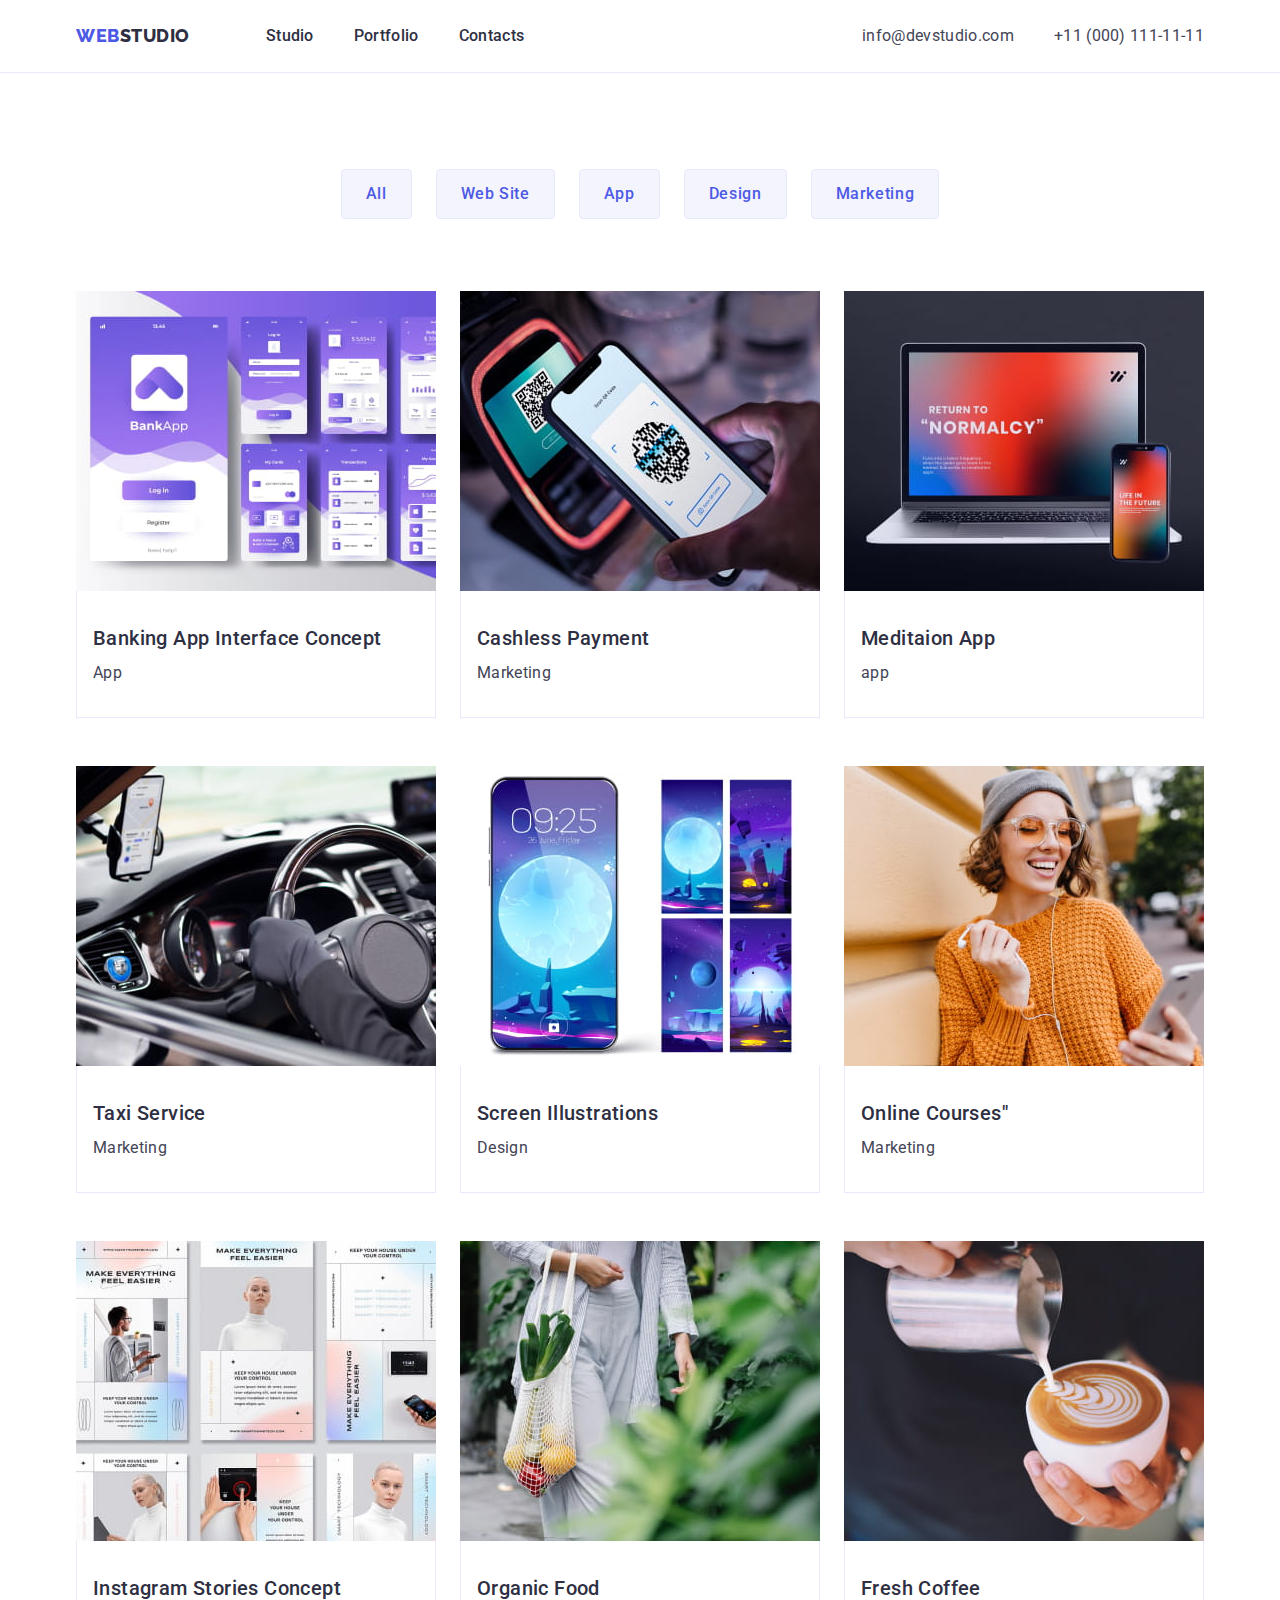
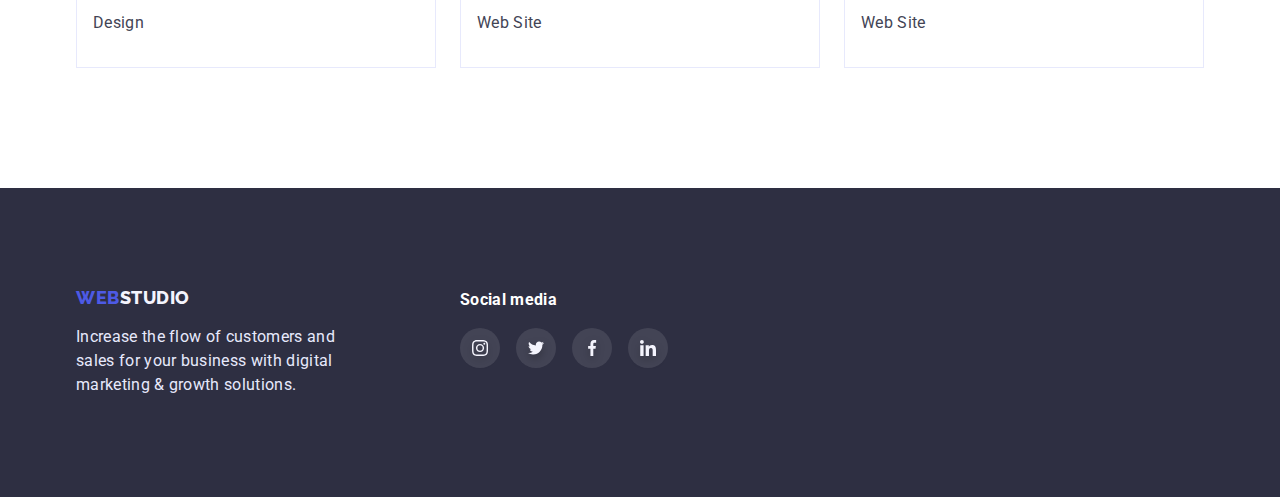
<file: portfolio.html>
<!DOCTYPE html>
<html lang="en">
<head>
    <meta charset="UTF-8">
    <meta http-equiv="X-UA-Compatible" content="IE=edge">
    <meta name="viewport" content="width=device-width, initial-scale=1.0">
    <title>Студія</title>
    <link rel="stylesheet" href="https://cdnjs.cloudflare.com/ajax/libs/modern-normalize/1.1.0/modern-normalize.min.css">

    <link rel="preconnect" href="https://fonts.googleapis.com">
<link rel="preconnect" href="https://fonts.gstatic.com" crossorigin>
<link href="https://fonts.googleapis.com/css2?family=Raleway:wght@800&family=Roboto:wght@400;500;700;900&display=swap" rel="stylesheet">
<link rel="stylesheet" href="./css/styles.css">

</head>
<body>
    <header class="page-header">
        <div class="container head-main">
        <nav class="header-nav">
       <a href="./index.html" class="logo"><span class="web-logo">Web</span>Studio</a>
        <ul class="site-nav">
            <li class="item"><a href="./index.html" class="current padding-a">Studio</a></li>
            <li class="item"><a href="./portfolio.html" class="padding-a" >Portfolio</a></li>
            <li class="item"><a href="" class="padding-a">Contacts</a></li>
        </ul>
        </nav>
    
        <address >
            
            <ul class="site-address">
            <li class="item"><a href="mailto:info@devstudio.com" class="mail">info@devstudio.com</a></li>
            <li class="item"><a href="tel:+110001111111" class="tel">+11 (000) 111-11-11</a></li>
            </ul>
        
        </address>
    </div>
    </header>
<main>

<section class="main-filters">
<div class="container">
<h1 class="visually-hidden">Filters</h1>
    <ul class="filter-buttons">
        <li class="btn-padding"><button type="button">All</button> </li>
        <li class="btn-padding"><button type="button">Web Site</button></li>
        <li class="btn-padding"><button type="button">App</button></li>
        <li class="btn-padding"><button type="button">Design</button></li>
        <li class="btn-padding"><button type="button">Marketing</button></li>
    </ul>

    <ul class="examples-list">
        <li class="examples-card">
            <a class="examples-link" href="">
             <img class="img" src="./images/bankingappinterface.jpg" alt="Banking App Interface Concept" width="360" height="300">
        <div class="photo-comment">
            <h2>Banking App Interface Concept</h2>
        <p>App</p>
    </div></a>
        </li>

        <li class="examples-card">
            <a class="examples-link" href="">
             <img class="img" src="./images/cashlesspayment.jpg" alt="Cashless Payment" width="360" height="300">
            <div class="photo-comment">
            <h2>Cashless Payment</h2>
        <p>Marketing</p>
    </div></a>
        </li>

        <li class="examples-card">
            <a class="examples-link" href="">
             <img class="img" src="./images/meditaionapp.jpg" alt="Meditaion App" width="360" height="300">
            <div class="photo-comment">
            <h2>Meditaion App</h2>
            <p>app</p>
        </div></a>
        </li>

        <li class="examples-card">
            <a class="examples-link" href="">
             <img class="img" src="./images/taxiservice.jpg" alt="Taxi Service" width="360" height="300">
            <div class="photo-comment">
            <h2>Taxi Service</h2>
        <p>Marketing</p>
    </div></a>
        </li>

        <li class="examples-card">
            <a class="examples-link" href="">
             <img class="img" src="./images/screenillustrations.jpg" alt="Screen Illustrations" width="360" height="300">
            <div class="photo-comment">
            <h2>Screen Illustrations</h2>
        <p>Design</p>
    </div></a>
        </li>

        <li class="examples-card">
            <a class="examples-link" href="">
             <img class="img" src="./images/girlwithphone.jpg" alt="Online Courses" width="360" height="300">
            <div class="photo-comment">
            <h2>Online Courses"</h2>
        <p>Marketing</p>
    </div></a>
        </li>

        <li class="examples-card">
            <a class="examples-link" href="">
             <img class="img" src="./images/instagramstoriesconcept.jpg" alt="Instagram Stories Concept" width="360" height="300">
            <div class="photo-comment">
            <h2>Instagram Stories Concept</h2>
        <p>Design</p>
    </div></a>
        </li>

        <li class="examples-card">
            <a class="examples-link" href="">
             <img class="img" src="./images/organicfood.jpg" alt="Organic Food" width="360" height="300">
            <div class="photo-comment">
            <h2>Organic Food</h2>
        <p>Web Site</p>
    </div></a>
        </li>

        <li class="examples-card">
            <a class="examples-link" href="">
             <img class="img" src="./images/freshcoffee.jpg" alt="Fresh Coffee" width="360" height="300">
            <div class="photo-comment">
            <h2>Fresh Coffee</h2>
        <p>Web Site</p>
    </div></a>
        </li>
    </ul>
</div>
</section>
</main>
<footer class="footer">

    <div class="container">
    
    <div class="footer-main">
    
    <div class="footer-flex">
        <a  href="./index.html">Web<span class="footer-logo-studio">Studio</span></a>
     <p class="footer-text">Increase the flow of customers and sales for your business with digital marketing & growth solutions.</p>
    </div>
    
     <div class="social-media">
        <h2 class="social-media-title">Social media</h2>
    <ul class="social-list-footer">
        <li class="social-icons-footer">
            <a href="">
            <svg class="social-pictures-footer">
            <use href="./images/icons.svg#icon-instagram"></use>
        </svg>
        </a>
        </li>
        <li class="social-icons-footer">
            <a href="">
            <svg class="social-pictures-footer">
            <use href="./images/icons.svg#icon-twitter"></use>
        </svg>
        </a>
        </li >
        <li class="social-icons-footer">
            <a href="">
            <svg class="social-pictures-footer">
            <use href="./images/icons.svg#icon-facebook"></use>
        </svg>
        </a>
        </li>
        <li class="social-icons-footer">
            <a href="">
            <svg class="social-pictures-footer">
            <use href="./images/icons.svg#icon-linkedin"></use>
        </svg>
        </a>
        </li>
    </ul>
    </div>
    </div>
    </div>
    </footer>
     
    </body>
    </html>
</file>
<file: css/styles.css>
html{
    box-sizing: border-box;
}


:root{
    --brand-color:#2E2F42;
    --main-white-color: #FFFFFF; 
    --hover-focus: #404BBF;
    --button-color: #4D5AE5;
    --background-button: #F4F4FD;  
    --footer-text-color: #E7E9FC;
    --hover-background-button: #404BBF;
    --active-page: #000000;
    --text-color: #434455;
}
h1,
h2,
h3,
h4,
p,
ul {
  margin: 0;
  padding: 0;
}
.container{
    max-width: 1158px;
    padding-left: 15px;
    padding-right: 15px;
    margin-left: auto;
    margin-right: auto;
   
}

.site-nav{
    display: flex;
    margin: 0;
    padding-left: 0;
}

.site-nav .item:not(:last-child){
    margin-right: 40px;

}
.site-nav .item{
    padding-top: 24px;
    padding-bottom: 24px;
}

.site-address .item:not(:last-child){
    margin-right: 40px;

}

.padding-a{
    padding-top: 24px;
    padding-bottom: 24px;
}

.site-address{
   padding-left: 0;
}

body{
    background-color: var(--main-white-color);
    font-family: 'Roboto', sans-serif;
    color: var(--brand-color);
}

ul{
    list-style: none;
}

.visually-hidden {
    position: absolute;
    width: 1px;
    height: 1px;
    margin: -1px;
    border: 0;
    padding: 0;
    white-space: nowrap;
    clip-path: inset(100%);
    clip: rect(0 0 0 0);
    overflow: hidden;
  }

    .logo
    {
        margin-right: 76px;
        font-weight: 800;
        font-size: 18px;
        line-height: 1.33;
        font-family: 'raleway', sans-serif;
        color: var(--brand-color);
        letter-spacing: 0.03em;
    }
    .web-logo {
        color: var(--button-color);}

        .head-main{
            display: flex;
            align-items: center;
          }
  .header-nav{
    display: flex;
    align-items: center;
    margin-right: auto;
  }

    
     .site-nav a{
        font-weight: 500;
        font-size: 16px;
        line-height: 1.5;
        color: var(--brand-color);
        letter-spacing: 0.02em;
     }
.site-nav .current{
color: var(--brand-color);
}



    .header-nav .site-address:focus, .header-nav .site-address a:hover{
        color: var(--hover-focus);}
        .header-nav .site-nav:focus, .header-nav .site-nav a:hover{
            color: var(--hover-focus);
    }
    .site-address{
        display: flex;
    
    }
    .site-address .item{
        font-style: normal;
    }



    .site-address a{  
        font-weight: 400;
        font-size: 16px;
        line-height: 1.5;
        color: var(--text-color);
        letter-spacing: 0.02em;

    }

  
    .site-address a:hover, .site-address a:focus
    {
        color: var(--hover-focus)
    }

.page-header{
    border-bottom-width: 1px;
  border-bottom-style: solid;
  border-bottom-color:#E7E9FC;
}


.hero{
    height: 600px;
    max-width: 1440px;
    margin-left: auto;
    margin-right: auto;
   background-image: linear-gradient(
    to right,
    rgba(46, 47, 66, 0.7),
    rgba(46, 47, 66, 0.7)
    ),
    url(../images/peopleoffice.jpg);
   background-size: auto auto;
    background-position: 50% 50%;
    background-repeat: no-repeat;
   background-color:var(--brand-color);
   text-align: center;
   padding-top: 188px;
   padding-bottom: 188px;
}

.hero-title{
    
    font-size: 56px;
    line-height: 1.07;
    color: var(--main-white-color);
    letter-spacing: 0.02em;
text-align: center;
    margin-left: auto;
    margin-right: auto;
    margin-top: 0;
    margin-bottom: 0;
   
    max-width:500px;
}

.hero-button {
    margin-top: 48px;
   padding: 16px 32px;

    box-shadow: 0px 4px 4px rgba(0, 0, 0, 0.15);
border-radius: 4px;
border-color: var(--button-color);
font-family:'Roboto';
font-weight: 500;
font-size: 16px;
line-height: 1.5;
letter-spacing: 0.04em;
color: var(--main-white-color);
background-color: var(--button-color);
cursor: pointer;


}


.hero-button:hover, .hero-button:focus{
    background-color:var(--hover-background-button);}

    .principles{
        padding-top: 120px;
        padding-bottom: 120px;
    }
    .principles-list{
        margin: 0;
        padding-left: 0;
        display: flex;
        align-items: center;
    }

  
    .principles-block{
        width: calc((100% - 72px) / 4);
    }
    .principles-block:not(:last-child){
       margin-right: 24px;
    }

.principles-list .title{
    color: var(--brand-color);
    font-weight: 500;
    font-size: 20px;
    line-height: 1.2;
    letter-spacing: 0.02em;

    margin-top: 0;
    margin-bottom: 8px;}

    .bckg-antenna{
       width: 64px;
       height: 64px;
      
    }

.principles-list .text{
   margin: 0;
    font-size: 16px;
    line-height: 1.5;
    color: var(--text-color);
    letter-spacing: 0.02em;

}
.bckg-principles{
width: 264px;
height: 112px;
display: flex;
justify-content: center;
align-items: center;
background-color: var(--background-button);
border-radius: 4px;
margin-bottom: 8px;
}

.our-work{
    padding-bottom: 120px;
}
.our-work .title{
margin-top: 0;
margin-bottom: 72px;
text-align: center;
    font-size: 36px;
    line-height: 1.11;
    letter-spacing: 0.02em;

}

.img{
display: block;
max-width: 100%;
height: auto;
}

.photo:not(:last-child){
margin-right: 24px;
}

.picture-work{
    background: linear-gradient(0deg,rgba(77, 90, 229, 0.1), rgba(77, 90, 229, 0.1)), url(photo-1545235617-7a424c1a60cc.jpg);
background-blend-mode: soft-light, normal;
border: 1px solid #E7E9FC;
}

.works-photo{
    padding-left: 0;

margin-top: 0;
margin-bottom: 0;
display: flex;
}
.photo-padding{
    text-align: center;
    box-shadow: 0px 1px 6px rgba(46, 47, 66, 0.08), 0px 1px 1px rgba(46, 47, 66, 0.16), 0px 2px 1px rgba(46, 47, 66, 0.08);
border-radius: 0px 0px 4px 4px;
    background-color: var(--main-white-color);
}
.photo-padding:not(:last-child){
margin-right: 24px;

}
.photo-padding:hover{
    box-shadow: 0px 1px 6px rgba(46, 47, 66, 0.08), 0px 1px 1px rgba(46, 47, 66, 0.16), 0px 2px 1px rgba(46, 47, 66, 0.08);
border-radius: 0px 0px 4px 4px;
}

.our-team{
    background-color: var(--background-button);
    padding-top: 120px;
    padding-bottom: 120px;
}
.photo-fone{
   padding-top: 32px;
   padding-bottom: 32px;
    width: 264px;
}


.workers-list{

margin-top: 0;
margin-bottom: 0;
padding-left: 0;
display: flex;
}

.social-list{
    display: flex;
   justify-content: center;
    margin-top: 8px;
}

.social-icons:not(:last-child){
    margin-right: 24px;
}

.social-pictures{
    
   
    width: 16px;
    height: 16px;
}


.social-icons{
    width: calc((100% - 90px) / 4);
    height: 40px;
    background-color: var(--button-color);
    border-radius: 50%;

}
.social-icons a{
    display: flex;
    align-items: center;
    justify-content: center;
    width: 100%;
    height: 100%;
}

.social-icons a:hover, .social-icons a:focus{
    background-color: var(--hover-background-button);
    border-radius: 50%;
}






.our-team .main-title{
    text-align: center;
margin-top: 0;
margin-bottom: 72px;
font-size: 36px;
line-height: 1.11;
color: var(--brand-color);
letter-spacing: 0.02em;
}

.our-team .secondary-title{
padding-top: 0;

   
    margin-bottom: 8px;
    font-weight: 500;
font-size: 20px;
line-height: 1.2;
color: var(--brand-color);
letter-spacing: 0.02em;
}

.our-team .text{
margin: 0;
font-size: 16px;
line-height: 1.5;
color: var(--text-color);
letter-spacing: 0.02em;
}

.title-customers{
font-style: normal;
font-size: 36px;
line-height: 1.11;
text-align: center;
letter-spacing: 0.02em;
text-transform: capitalize;
color: var(--brand-color);
margin-bottom: 72px;
}

.customers{
    padding-top: 120px;
    padding-bottom: 120px;
}

.customers-list{
display: flex;
align-items: center;
justify-content: center;
}

.customer-logo{
    width: calc((100% - 120px) / 6);
}

.customer-logo a{
    display: flex;
    align-items: center;
    justify-content: center;
    width: 100%;
    height: 88px;
    border: 1px solid #8E8F99;
    border-radius: 4px;
    fill: #8E8F99;
}

.customer-logo a:hover, .customer-logo a:focus{
    fill:var(--hover-focus);

}



.customer-logo:not(:last-child){
    margin-right: 24px;
}


.customer-logo:hover{
  
    fill: #404BBF;
    border-color: var(--hover-focus);
}

.company-logo{
    width: 104px;
    height: 56px;
    
}



.main-filters{
padding-top: 96px;
padding-bottom: 120px;
}


   

.filter-buttons{
    text-align: center;
    margin-bottom: 72px;
    justify-content: center;

    display: flex;
}



    .filter-buttons button {
        padding-top: 12px;
        padding-bottom: 12px;
        padding-left: 24px;
        padding-right: 24px;
        font-family: 'Roboto';
        font-weight: 500;
        font-size: 16px;
        line-height: 1.5;
        color: var(--button-color);
        background-color: var(--background-button);
        cursor: pointer;
        letter-spacing: 0.04em;
        border: 1px solid #E7E9FC;
        border-radius: 4px;
        align-items: center;

      
        
    }


    .btn-padding:not(:last-child){
margin-right: 24px;
    }
    .btn-padding:hover,  .btn-padding:focus{
        box-shadow: 0px 3px 1px rgba(0, 0, 0, 0.1), 0px 2px 1px rgba(0, 0, 0, 0.08), 0px 2px 2px rgba(0, 0, 0, 0.12);
        
    }

    .filter-buttons button:hover, .filter-buttons button:focus{
        color: var(--main-white-color);
        background-color: var(--button-color);

    }
    .examples-list{
        margin: 0;
       
        display: flex;
        padding-left: 0;
        flex-wrap: wrap;
        
    }
.examples-card{
   margin-right: 24px;
  margin-bottom: 48px;
  width: calc((100% - 48px) / 3);
  
}


.examples-card a{
    text-decoration: none;
}

.examples-link:hover{
    box-shadow: 0px 1px 6px rgba(46, 47, 66, 0.08), 0px 1px 1px rgba(46, 47, 66, 0.16), 0px 2px 1px rgba(46, 47, 66, 0.08);
 
}
.examples-card:hover{
    box-shadow: 0px 1px 6px rgba(46, 47, 66, 0.08), 0px 1px 1px rgba(46, 47, 66, 0.16), 0px 2px 1px rgba(46, 47, 66, 0.08);
}



.photo-comment{
padding-top: 32px;
padding-bottom: 32px;
padding-left: 16px;
border-right-width: 1px;
  border-right-style: solid;
  border-right-color: #E7E9FC;
  border-bottom-width: 1px;
  border-bottom-style: solid;
  border-bottom-color: #E7E9FC;
  border-left-width: 1px;
  border-left-style: solid;
  border-left-color: #E7E9FC;
}

.examples-card:nth-child(3n){
    margin-right: 0;
}
.examples-card:nth-last-child(-n + 3) {
    margin-bottom: 0;
}

    .examples-list h2{
       margin-bottom: 8px;
font-weight: 500;
font-size: 20px;
line-height: 1.5;
letter-spacing: 0.02em;
color: var(--brand-color)
    }
    .examples-list p{
       margin: 0;
        font-size: 16px;
        line-height: 1.5;
        letter-spacing: 0.02em;
        color: var(--text-color)
    }

    footer{
        background-color: var(--brand-color);
padding-bottom: 100px;
padding-top: 100px;
    }

.footer-main{
    display: flex;
}

.social-media{
    margin-left: 120px;
    
}



.social-media-title{
font-style: normal;
font-size: 16px;
line-height: 1.5;
letter-spacing: 0.02em;
color: var(--main-white-color);
margin-bottom: 16px;

}

    .footer a{

        color: var(--button-color);
        font-family: 'Raleway', sans-serif;
        font-weight: 800;
        font-size: 18px;
        line-height: 1.16;
        letter-spacing: 0.03em;

    }
    .footer .footer-text{
        margin: 0;
        color: var(--footer-text-color);
        font-size: 16px;
        line-height: 1.5;
        letter-spacing: 0.02em;
        margin-top: 16px;
        max-width: 264px;
    }

.social-icons-footer{
    height: 40px;
}
.social-icons-footer a{
display: flex;
align-items: center;
justify-content: center;
width: 100%;
height: 100%;
background-color: rgba(255, 255, 255, 0.1);;
border-radius: 50%;
}

.social-icons-footer a:hover, .social-icons-footer a:focus{
    background-color: #31D0AA;
    border-radius: 50%;
}




.social-pictures-footer{
    width: 40px;
    height: 40px;
    padding: 12px;
    filter: drop-shadow(0px 4px 4px rgba(0, 0, 0, 0.25));
}

.social-icons-footer:not(:last-child){
    margin-right: 16px;
}


.social-list-footer{
    display: flex;
}

    .footer .footer-logo-studio{
        color: var(--background-button);
    }


   .page-header a, .footer a {
        text-decoration: none;
     }

.header-nav>a, .footer a {
    text-transform: uppercase;   
}
</file>
